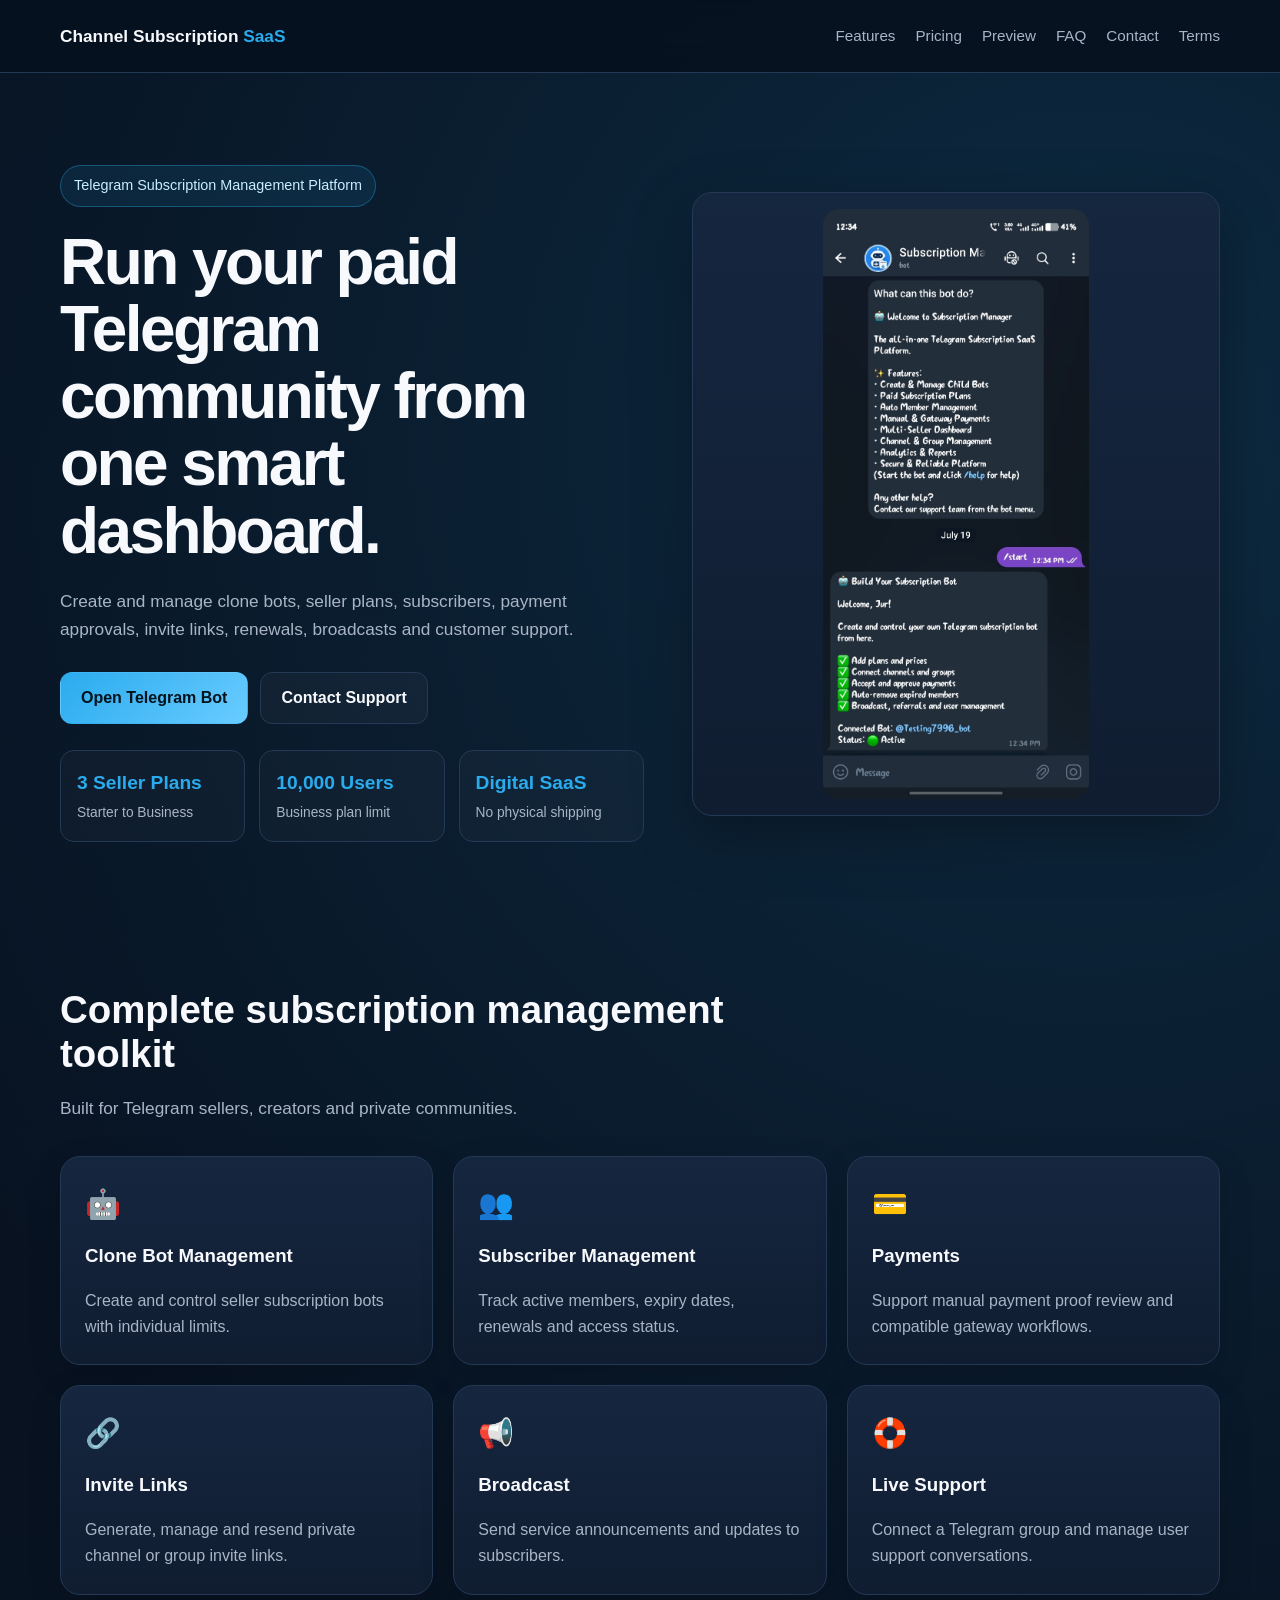
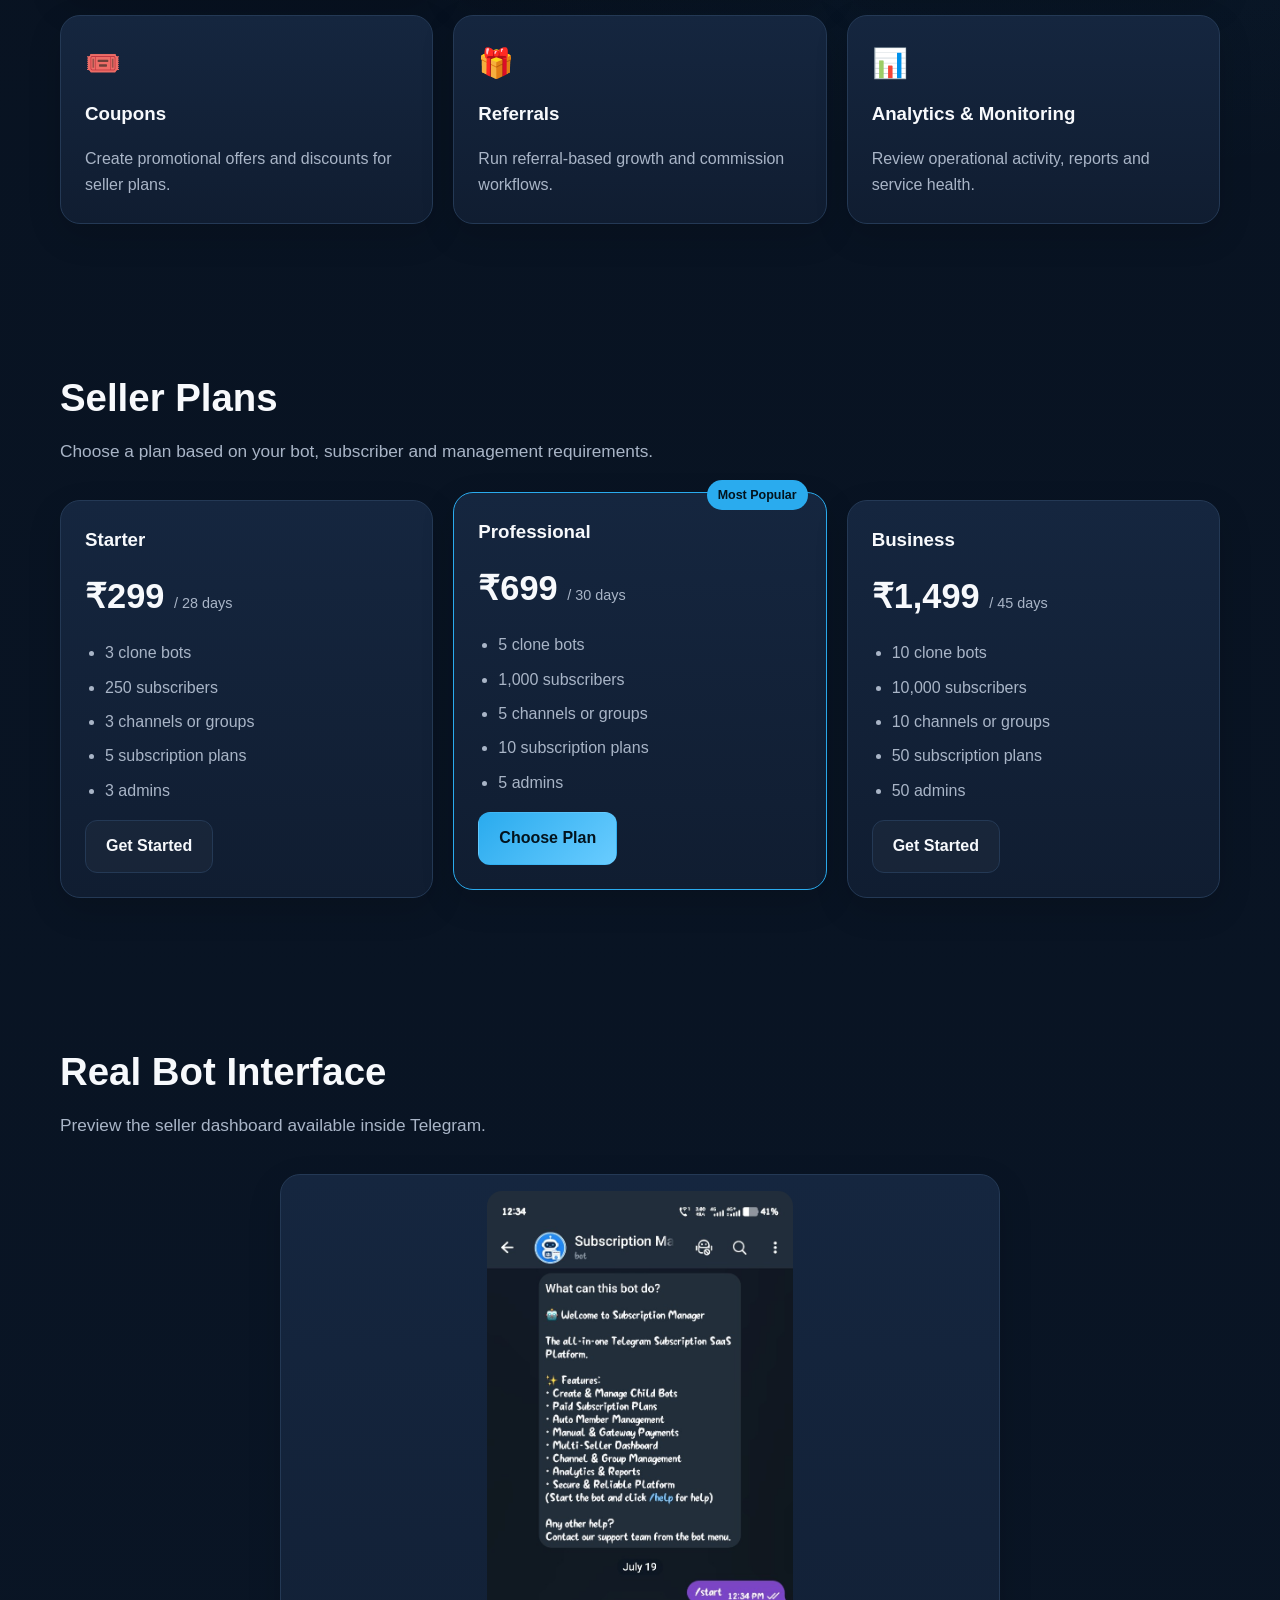
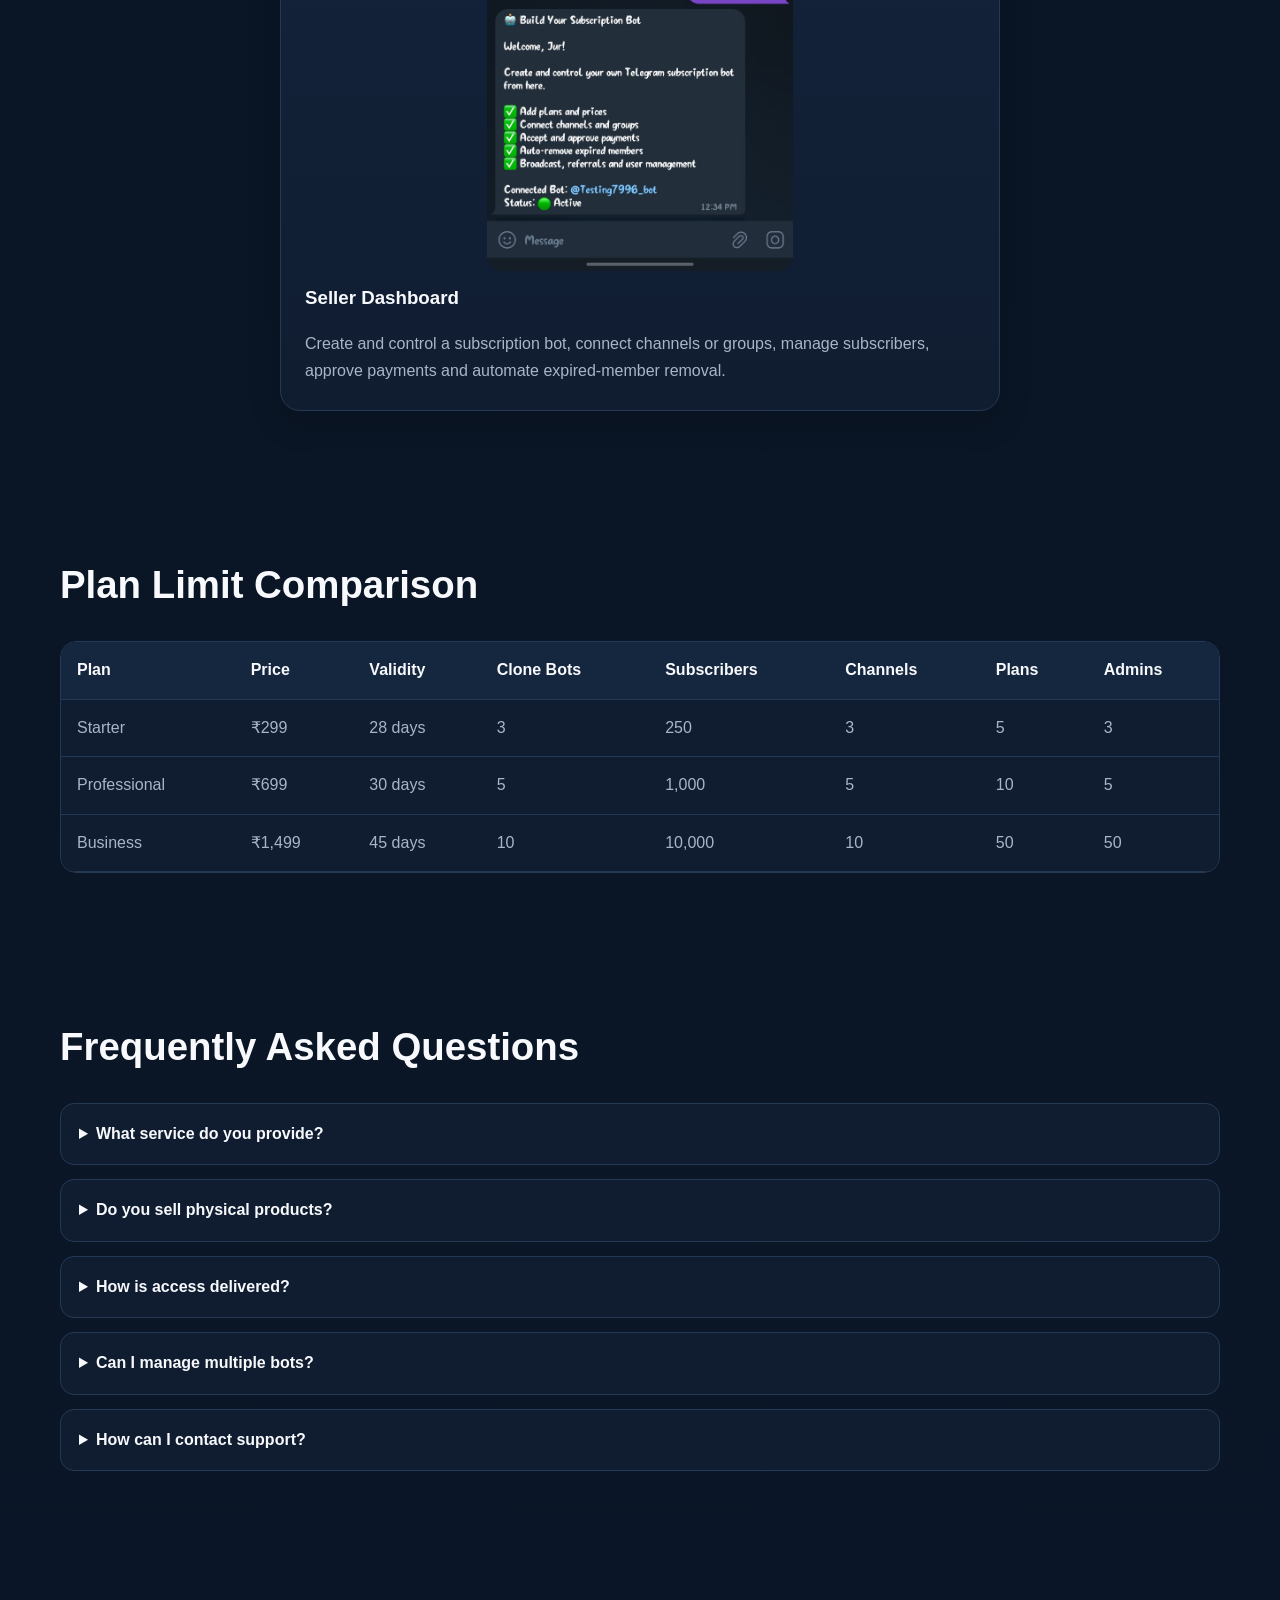
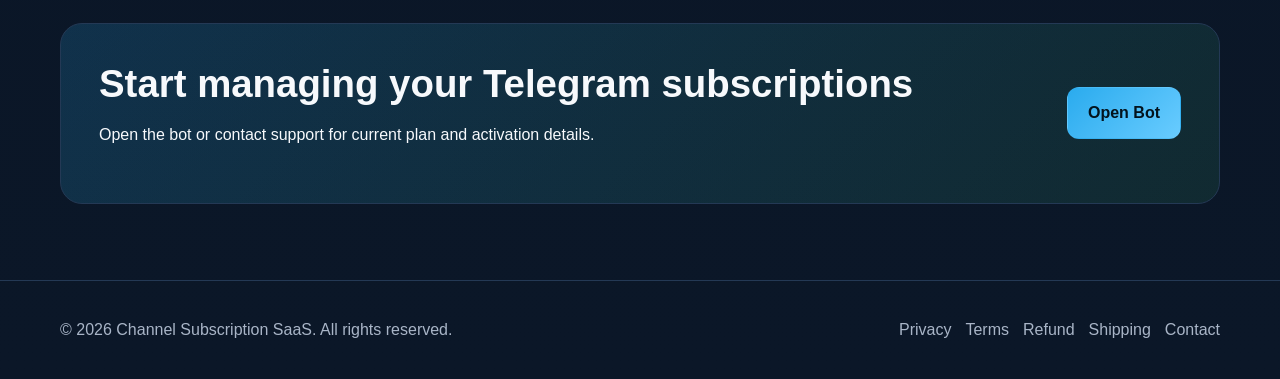
<file: index.html>
<!doctype html>
<html lang="en"><head><meta charset="utf-8"><meta name="viewport" content="width=device-width,initial-scale=1">
<meta name="description" content="Telegram subscription management SaaS for sellers, creators and private communities.">
<title>Channel Subscription SaaS</title><link rel="stylesheet" href="style.css"></head><body>

<header class="nav"><div class="container nav-inner">
<a class="brand" href="index.html">Channel Subscription <span>SaaS</span></a>
<button class="menu-btn" aria-label="Open menu">☰</button>
<nav class="nav-links">
<a href="index.html#features">Features</a><a href="index.html#pricing">Pricing</a>
<a href="index.html#preview">Preview</a><a href="index.html#faq">FAQ</a>
<a href="contact.html">Contact</a><a href="terms.html">Terms</a>
</nav></div></header>

<main>
<section class="hero"><div class="container hero-grid">
<div><span class="badge">Telegram Subscription Management Platform</span>
<h1>Run your paid Telegram community from one smart dashboard.</h1>
<p>Create and manage clone bots, seller plans, subscribers, payment approvals, invite links, renewals, broadcasts and customer support.</p>
<div class="actions"><a class="btn btn-primary" href="https://t.me/Subscripti0n_Manage_bot" target="_blank" rel="noopener">Open Telegram Bot</a>
<a class="btn btn-outline" href="https://t.me/Sanahan123" target="_blank" rel="noopener">Contact Support</a></div>
<div class="stats"><div class="stat"><strong>3 Seller Plans</strong><span>Starter to Business</span></div><div class="stat"><strong>10,000 Users</strong><span>Business plan limit</span></div><div class="stat"><strong>Digital SaaS</strong><span>No physical shipping</span></div></div>
</div>
<div class="mockup"><img src="assets/bot-dashboard.jpg" alt="Telegram Subscription SaaS bot dashboard"></div>
</div></section>

<section id="features"><div class="container"><div class="section-head"><h2>Complete subscription management toolkit</h2><p>Built for Telegram sellers, creators and private communities.</p></div>
<div class="grid-3">
<article class="card"><div class="icon">🤖</div><h3>Clone Bot Management</h3><p>Create and control seller subscription bots with individual limits.</p></article>
<article class="card"><div class="icon">👥</div><h3>Subscriber Management</h3><p>Track active members, expiry dates, renewals and access status.</p></article>
<article class="card"><div class="icon">💳</div><h3>Payments</h3><p>Support manual payment proof review and compatible gateway workflows.</p></article>
<article class="card"><div class="icon">🔗</div><h3>Invite Links</h3><p>Generate, manage and resend private channel or group invite links.</p></article>
<article class="card"><div class="icon">📢</div><h3>Broadcast</h3><p>Send service announcements and updates to subscribers.</p></article>
<article class="card"><div class="icon">🛟</div><h3>Live Support</h3><p>Connect a Telegram group and manage user support conversations.</p></article>
<article class="card"><div class="icon">🎟️</div><h3>Coupons</h3><p>Create promotional offers and discounts for seller plans.</p></article>
<article class="card"><div class="icon">🎁</div><h3>Referrals</h3><p>Run referral-based growth and commission workflows.</p></article>
<article class="card"><div class="icon">📊</div><h3>Analytics & Monitoring</h3><p>Review operational activity, reports and service health.</p></article>
</div></div></section>

<section id="pricing"><div class="container"><div class="section-head"><h2>Seller Plans</h2><p>Choose a plan based on your bot, subscriber and management requirements.</p></div>
<div class="pricing">
<article class="card price-card"><h3>Starter</h3><div class="price">₹299 <small>/ 28 days</small></div><ul class="feature-list"><li>3 clone bots</li><li>250 subscribers</li><li>3 channels or groups</li><li>5 subscription plans</li><li>3 admins</li></ul><a class="btn btn-outline" href="https://t.me/Subscripti0n_Manage_bot">Get Started</a></article>
<article class="card price-card popular"><h3>Professional</h3><div class="price">₹699 <small>/ 30 days</small></div><ul class="feature-list"><li>5 clone bots</li><li>1,000 subscribers</li><li>5 channels or groups</li><li>10 subscription plans</li><li>5 admins</li></ul><a class="btn btn-primary" href="https://t.me/Subscripti0n_Manage_bot">Choose Plan</a></article>
<article class="card price-card"><h3>Business</h3><div class="price">₹1,499 <small>/ 45 days</small></div><ul class="feature-list"><li>10 clone bots</li><li>10,000 subscribers</li><li>10 channels or groups</li><li>50 subscription plans</li><li>50 admins</li></ul><a class="btn btn-outline" href="https://t.me/Subscripti0n_Manage_bot">Get Started</a></article>
</div></div></section>

<section id="preview">
  <div class="container">
    <div class="section-head">
      <h2>Real Bot Interface</h2>
      <p>Preview the seller dashboard available inside Telegram.</p>
    </div>
    <div class="preview-grid single-preview">
      <article class="card preview-card">
        <img src="assets/bot-dashboard.jpg" alt="Subscription bot welcome and connected bot dashboard">
        <h3>Seller Dashboard</h3>
        <p>Create and control a subscription bot, connect channels or groups, manage subscribers, approve payments and automate expired-member removal.</p>
      </article>
    </div>
  </div>
</section>

<section id="comparison"><div class="container"><div class="section-head"><h2>Plan Limit Comparison</h2></div>
<div class="table-wrap"><table><thead><tr><th>Plan</th><th>Price</th><th>Validity</th><th>Clone Bots</th><th>Subscribers</th><th>Channels</th><th>Plans</th><th>Admins</th></tr></thead>
<tbody><tr><td>Starter</td><td>₹299</td><td>28 days</td><td>3</td><td>250</td><td>3</td><td>5</td><td>3</td></tr>
<tr><td>Professional</td><td>₹699</td><td>30 days</td><td>5</td><td>1,000</td><td>5</td><td>10</td><td>5</td></tr>
<tr><td>Business</td><td>₹1,499</td><td>45 days</td><td>10</td><td>10,000</td><td>10</td><td>50</td><td>50</td></tr></tbody></table></div>
</div></section>

<section id="faq"><div class="container"><div class="section-head"><h2>Frequently Asked Questions</h2></div><div class="faq">
<details><summary>What service do you provide?</summary><p>We provide a digital Telegram subscription-management SaaS for sellers and private communities.</p></details>
<details><summary>Do you sell physical products?</summary><p>No. This is a fully digital software service, so no physical shipping is involved.</p></details>
<details><summary>How is access delivered?</summary><p>Access and plan controls are delivered through the Telegram bot after successful activation.</p></details>
<details><summary>Can I manage multiple bots?</summary><p>Yes. The available number of clone bots depends on the selected seller plan.</p></details>
<details><summary>How can I contact support?</summary><p>Contact @Sanahan123 on Telegram or email ehihaha456@gmail.com.</p></details>
</div></div></section>

<section><div class="container"><div class="cta"><div><h2>Start managing your Telegram subscriptions</h2><p>Open the bot or contact support for current plan and activation details.</p></div>
<a class="btn btn-primary" href="https://t.me/Subscripti0n_Manage_bot" target="_blank" rel="noopener">Open Bot</a></div></div></section>
</main>
<footer><div class="container footer-grid">
<div>© <span id="year"></span> Channel Subscription SaaS. All rights reserved.</div>
<div class="footer-links"><a href="privacy-policy.html">Privacy</a><a href="terms.html">Terms</a><a href="refund-policy.html">Refund</a><a href="shipping-policy.html">Shipping</a><a href="contact.html">Contact</a></div>
</div></footer><script src="script.js"></script>
</body></html>
</file>
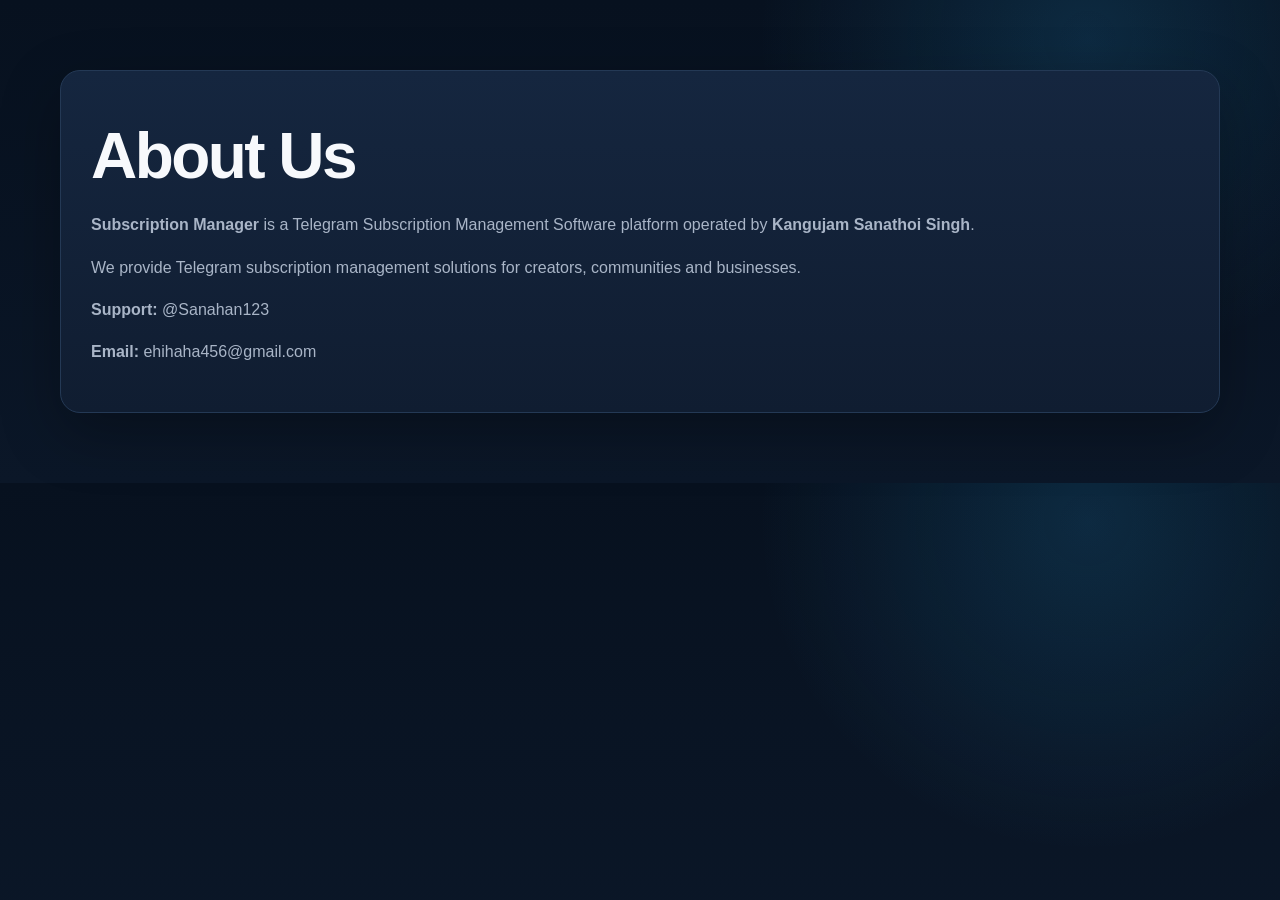
<file: about.html>
<!DOCTYPE html><html><head><meta charset="utf-8"><meta name="viewport" content="width=device-width,initial-scale=1">
<link rel="stylesheet" href="style.css"><title>About Us</title></head><body>
<div class="container policy-page">
<div class="policy-box">
<h1>About Us</h1>
<p><strong>Subscription Manager</strong> is a Telegram Subscription Management Software platform operated by <strong>Kangujam Sanathoi Singh</strong>.</p>
<p>We provide Telegram subscription management solutions for creators, communities and businesses.</p>
<p><strong>Support:</strong> @Sanahan123</p>
<p><strong>Email:</strong> ehihaha456@gmail.com</p>
</div></div></body></html>
</file>
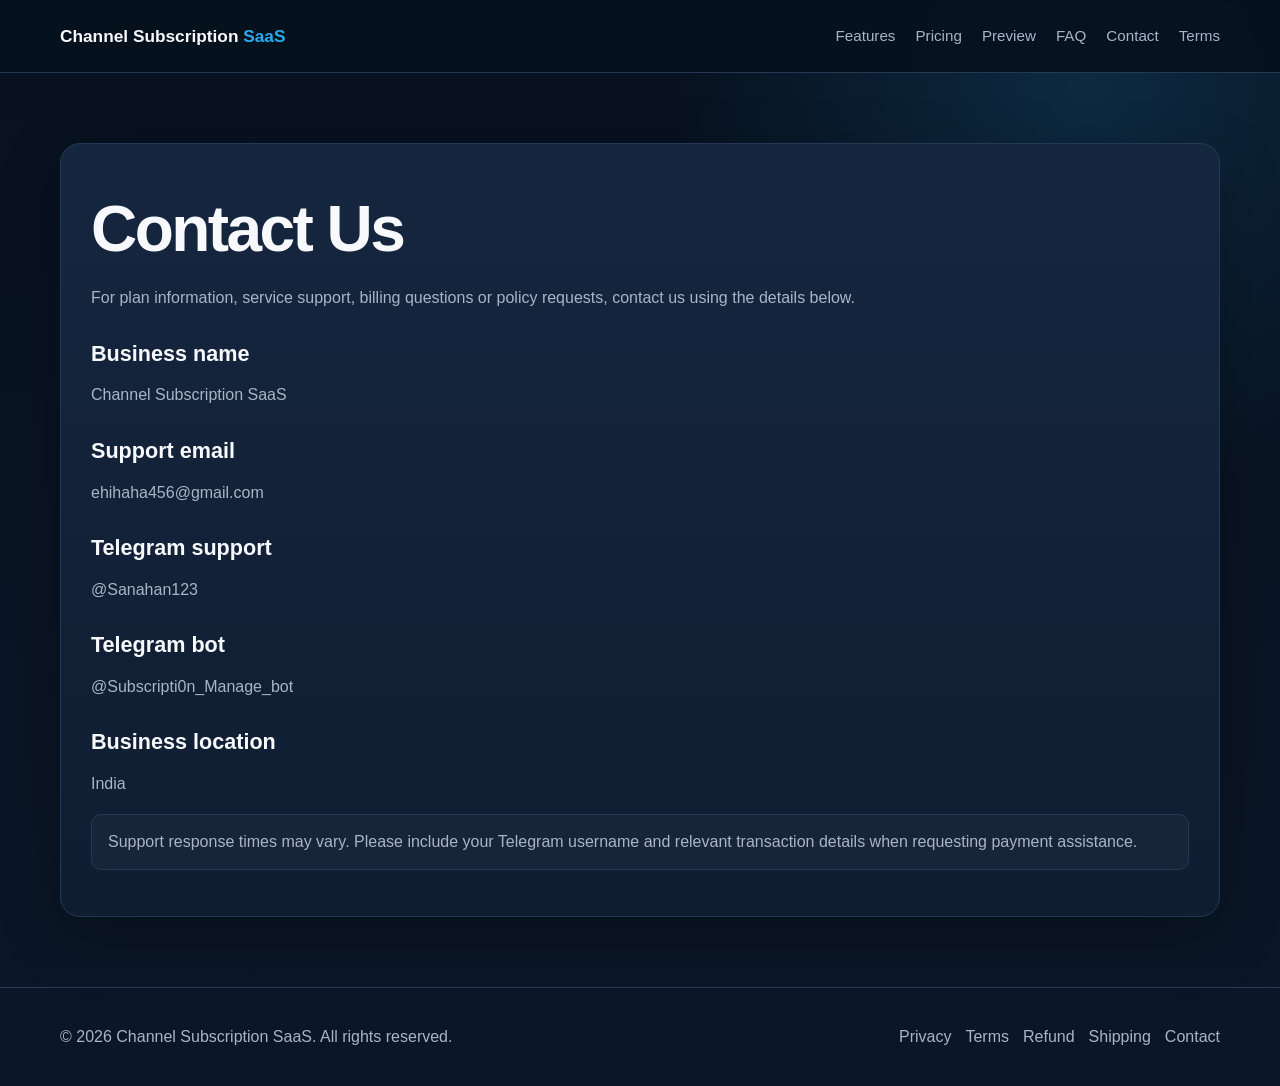
<file: contact.html>
<!doctype html>
<html lang="en">
<head>
  <meta charset="utf-8">
  <meta name="viewport" content="width=device-width,initial-scale=1">
  <title>Contact Us | Channel Subscription SaaS</title>
  <link rel="stylesheet" href="style.css">
</head>
<body>


<header class="nav"><div class="container nav-inner">
<a class="brand" href="index.html">Channel Subscription <span>SaaS</span></a>
<button class="menu-btn" aria-label="Open menu">☰</button>
<nav class="nav-links">
<a href="index.html#features">Features</a><a href="index.html#pricing">Pricing</a>
<a href="index.html#preview">Preview</a><a href="index.html#faq">FAQ</a>
<a href="contact.html">Contact</a><a href="terms.html">Terms</a>
</nav></div></header>


<main class="policy-page">
  <div class="container">
    <div class="policy-box">
      <h1>Contact Us</h1>
      <p>For plan information, service support, billing questions or policy requests, contact us using the details below.</p>
      <h2>Business name</h2>
      <p>Channel Subscription SaaS</p>
      <h2>Support email</h2>
      <p><a href="mailto:ehihaha456@gmail.com">ehihaha456@gmail.com</a></p>
      <h2>Telegram support</h2>
      <p><a href="https://t.me/Sanahan123" target="_blank" rel="noopener">@Sanahan123</a></p>
      <h2>Telegram bot</h2>
      <p><a href="https://t.me/Subscripti0n_Manage_bot" target="_blank" rel="noopener">@Subscripti0n_Manage_bot</a></p>
      <h2>Business location</h2>
      <p>India</p>
      <p class="notice">Support response times may vary. Please include your Telegram username and relevant transaction details when requesting payment assistance.</p>
    </div>
  </div>
</main>


<footer><div class="container footer-grid">
<div>© <span id="year"></span> Channel Subscription SaaS. All rights reserved.</div>
<div class="footer-links"><a href="privacy-policy.html">Privacy</a><a href="terms.html">Terms</a><a href="refund-policy.html">Refund</a><a href="shipping-policy.html">Shipping</a><a href="contact.html">Contact</a></div>
</div></footer><script src="script.js"></script>

</body>
</html>
</file>
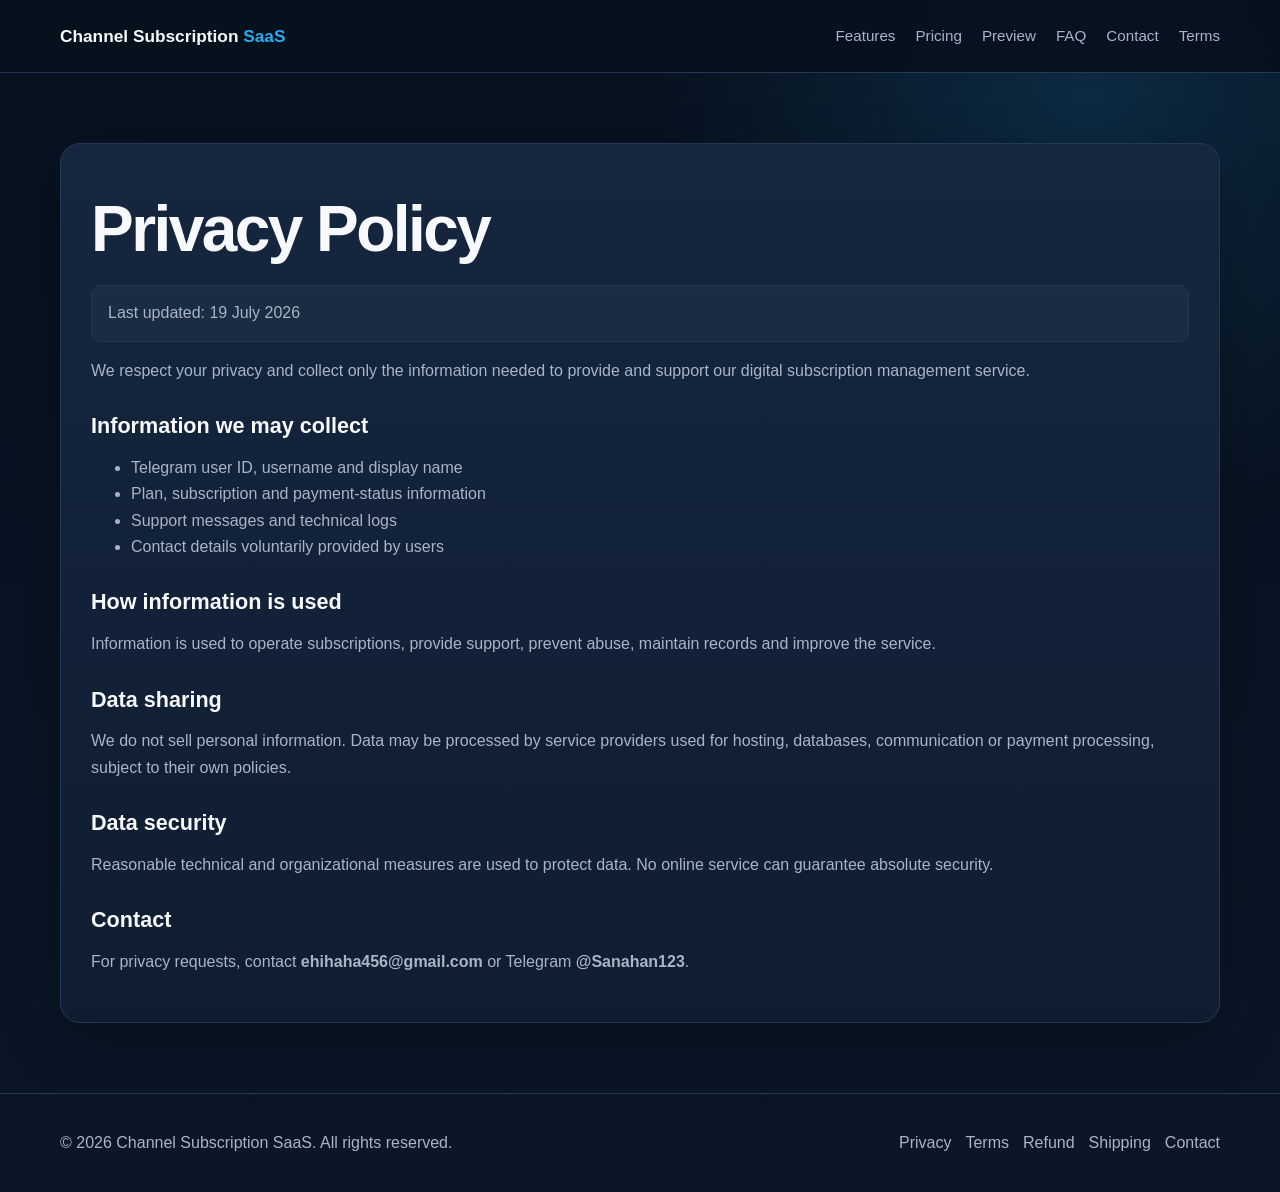
<file: privacy-policy.html>
<!doctype html>
<html lang="en">
<head>
  <meta charset="utf-8">
  <meta name="viewport" content="width=device-width,initial-scale=1">
  <title>Privacy Policy | Channel Subscription SaaS</title>
  <link rel="stylesheet" href="style.css">
</head>
<body>


<header class="nav"><div class="container nav-inner">
<a class="brand" href="index.html">Channel Subscription <span>SaaS</span></a>
<button class="menu-btn" aria-label="Open menu">☰</button>
<nav class="nav-links">
<a href="index.html#features">Features</a><a href="index.html#pricing">Pricing</a>
<a href="index.html#preview">Preview</a><a href="index.html#faq">FAQ</a>
<a href="contact.html">Contact</a><a href="terms.html">Terms</a>
</nav></div></header>


<main class="policy-page">
  <div class="container">
    <div class="policy-box">
      <h1>Privacy Policy</h1>
      <p class="notice">Last updated: 19 July 2026</p>

<p>We respect your privacy and collect only the information needed to provide and support our digital subscription management service.</p>
<h2>Information we may collect</h2>
<ul><li>Telegram user ID, username and display name</li><li>Plan, subscription and payment-status information</li><li>Support messages and technical logs</li><li>Contact details voluntarily provided by users</li></ul>
<h2>How information is used</h2>
<p>Information is used to operate subscriptions, provide support, prevent abuse, maintain records and improve the service.</p>
<h2>Data sharing</h2>
<p>We do not sell personal information. Data may be processed by service providers used for hosting, databases, communication or payment processing, subject to their own policies.</p>
<h2>Data security</h2>
<p>Reasonable technical and organizational measures are used to protect data. No online service can guarantee absolute security.</p>
<h2>Contact</h2>
<p>For privacy requests, contact <strong>ehihaha456@gmail.com</strong> or Telegram <strong>@Sanahan123</strong>.</p>

    </div>
  </div>
</main>


<footer><div class="container footer-grid">
<div>© <span id="year"></span> Channel Subscription SaaS. All rights reserved.</div>
<div class="footer-links"><a href="privacy-policy.html">Privacy</a><a href="terms.html">Terms</a><a href="refund-policy.html">Refund</a><a href="shipping-policy.html">Shipping</a><a href="contact.html">Contact</a></div>
</div></footer><script src="script.js"></script>

</body>
</html>
</file>
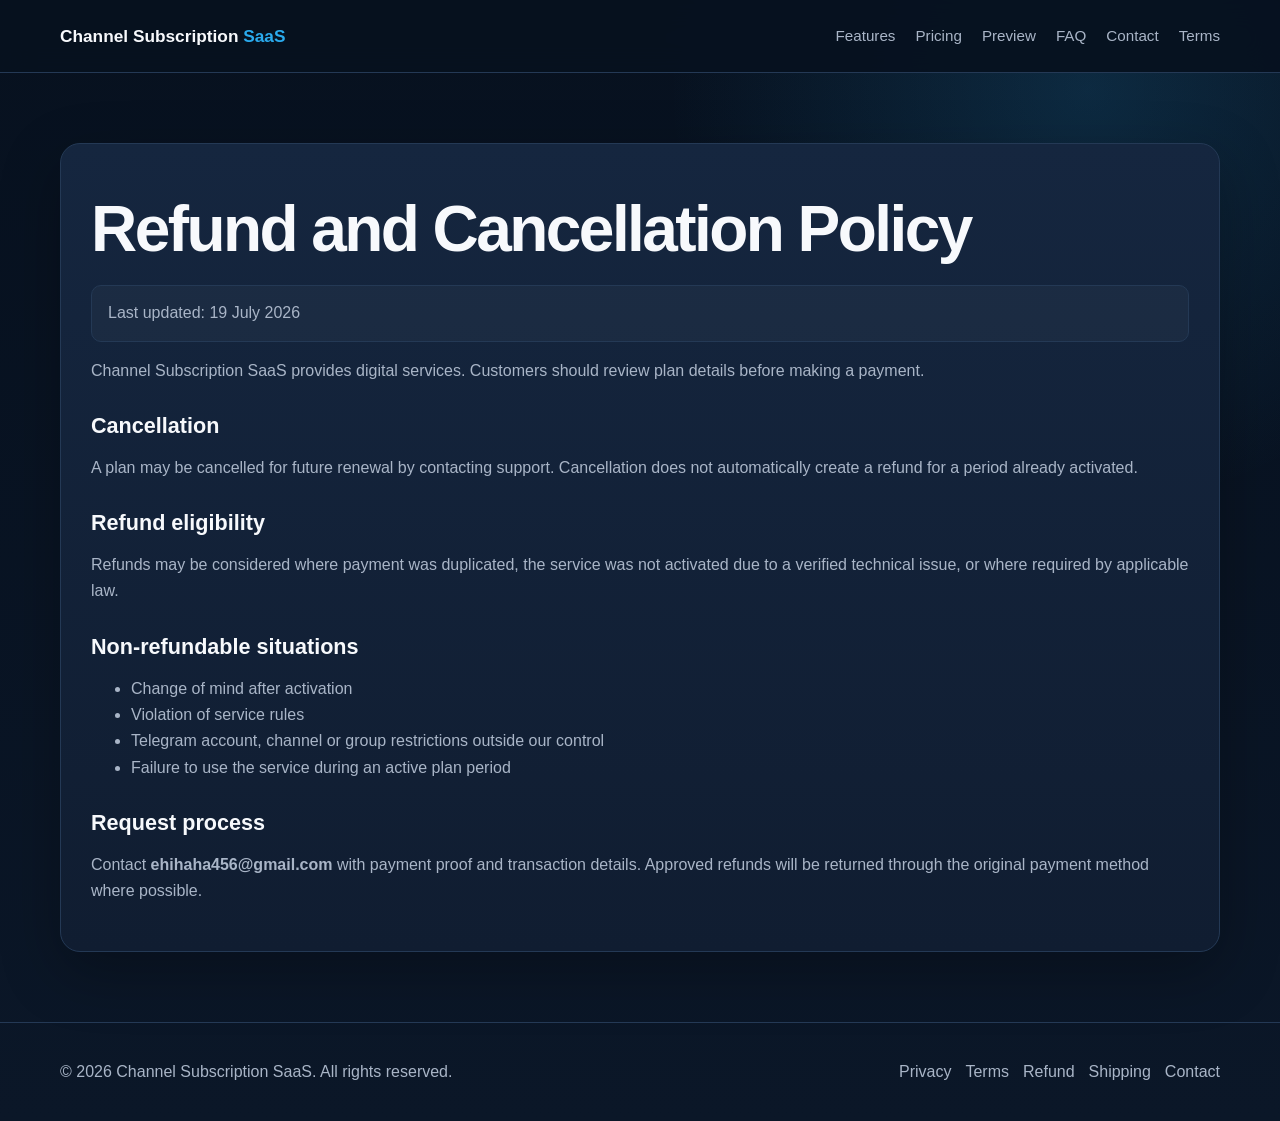
<file: refund-policy.html>
<!doctype html>
<html lang="en">
<head>
  <meta charset="utf-8">
  <meta name="viewport" content="width=device-width,initial-scale=1">
  <title>Refund and Cancellation Policy | Channel Subscription SaaS</title>
  <link rel="stylesheet" href="style.css">
</head>
<body>


<header class="nav"><div class="container nav-inner">
<a class="brand" href="index.html">Channel Subscription <span>SaaS</span></a>
<button class="menu-btn" aria-label="Open menu">☰</button>
<nav class="nav-links">
<a href="index.html#features">Features</a><a href="index.html#pricing">Pricing</a>
<a href="index.html#preview">Preview</a><a href="index.html#faq">FAQ</a>
<a href="contact.html">Contact</a><a href="terms.html">Terms</a>
</nav></div></header>


<main class="policy-page">
  <div class="container">
    <div class="policy-box">
      <h1>Refund and Cancellation Policy</h1>
      <p class="notice">Last updated: 19 July 2026</p>

<p>Channel Subscription SaaS provides digital services. Customers should review plan details before making a payment.</p>
<h2>Cancellation</h2>
<p>A plan may be cancelled for future renewal by contacting support. Cancellation does not automatically create a refund for a period already activated.</p>
<h2>Refund eligibility</h2>
<p>Refunds may be considered where payment was duplicated, the service was not activated due to a verified technical issue, or where required by applicable law.</p>
<h2>Non-refundable situations</h2>
<ul><li>Change of mind after activation</li><li>Violation of service rules</li><li>Telegram account, channel or group restrictions outside our control</li><li>Failure to use the service during an active plan period</li></ul>
<h2>Request process</h2>
<p>Contact <strong>ehihaha456@gmail.com</strong> with payment proof and transaction details. Approved refunds will be returned through the original payment method where possible.</p>

    </div>
  </div>
</main>


<footer><div class="container footer-grid">
<div>© <span id="year"></span> Channel Subscription SaaS. All rights reserved.</div>
<div class="footer-links"><a href="privacy-policy.html">Privacy</a><a href="terms.html">Terms</a><a href="refund-policy.html">Refund</a><a href="shipping-policy.html">Shipping</a><a href="contact.html">Contact</a></div>
</div></footer><script src="script.js"></script>

</body>
</html>
</file>
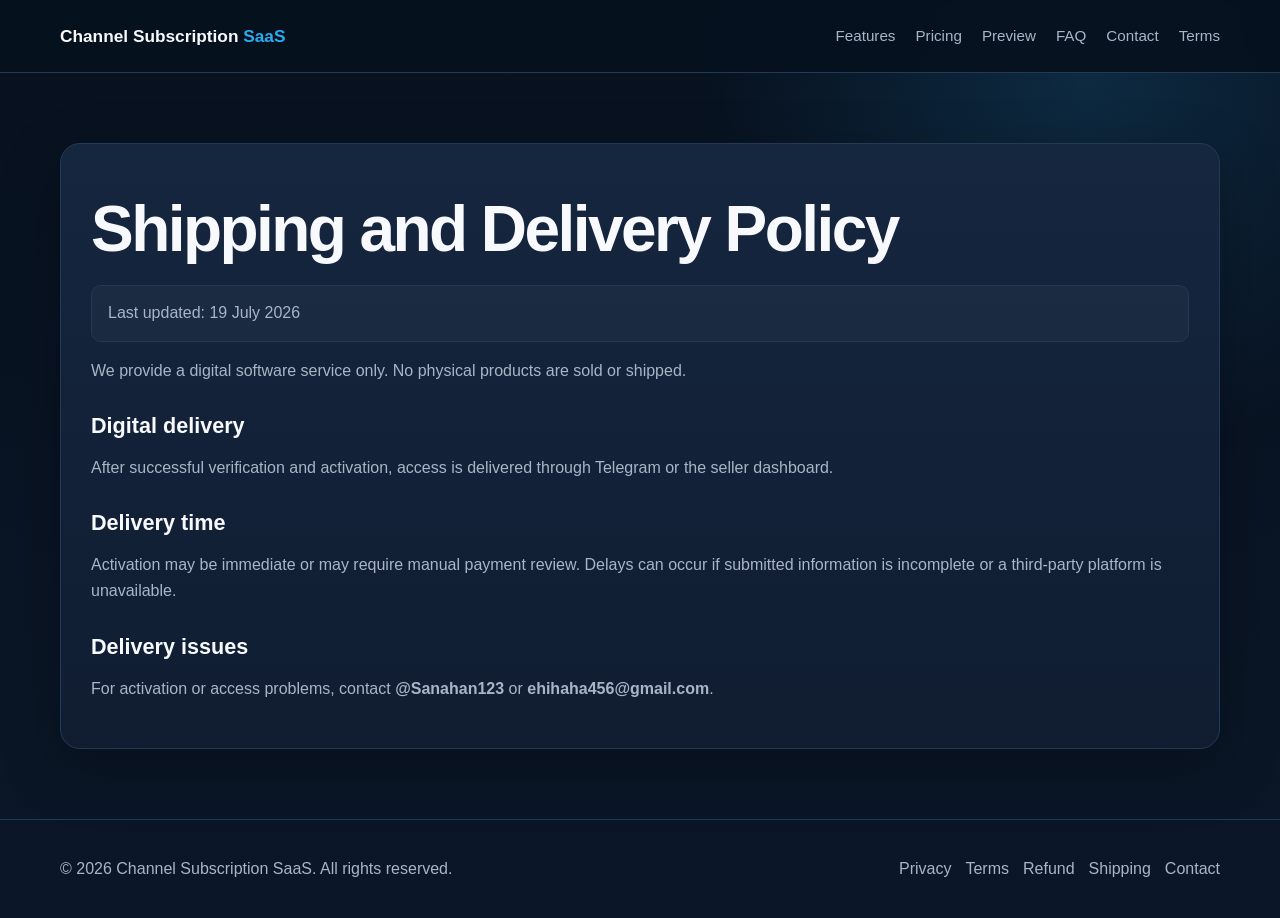
<file: shipping-policy.html>
<!doctype html>
<html lang="en">
<head>
  <meta charset="utf-8">
  <meta name="viewport" content="width=device-width,initial-scale=1">
  <title>Shipping and Delivery Policy | Channel Subscription SaaS</title>
  <link rel="stylesheet" href="style.css">
</head>
<body>


<header class="nav"><div class="container nav-inner">
<a class="brand" href="index.html">Channel Subscription <span>SaaS</span></a>
<button class="menu-btn" aria-label="Open menu">☰</button>
<nav class="nav-links">
<a href="index.html#features">Features</a><a href="index.html#pricing">Pricing</a>
<a href="index.html#preview">Preview</a><a href="index.html#faq">FAQ</a>
<a href="contact.html">Contact</a><a href="terms.html">Terms</a>
</nav></div></header>


<main class="policy-page">
  <div class="container">
    <div class="policy-box">
      <h1>Shipping and Delivery Policy</h1>
      <p class="notice">Last updated: 19 July 2026</p>

<p>We provide a digital software service only. No physical products are sold or shipped.</p>
<h2>Digital delivery</h2>
<p>After successful verification and activation, access is delivered through Telegram or the seller dashboard.</p>
<h2>Delivery time</h2>
<p>Activation may be immediate or may require manual payment review. Delays can occur if submitted information is incomplete or a third-party platform is unavailable.</p>
<h2>Delivery issues</h2>
<p>For activation or access problems, contact <strong>@Sanahan123</strong> or <strong>ehihaha456@gmail.com</strong>.</p>

    </div>
  </div>
</main>


<footer><div class="container footer-grid">
<div>© <span id="year"></span> Channel Subscription SaaS. All rights reserved.</div>
<div class="footer-links"><a href="privacy-policy.html">Privacy</a><a href="terms.html">Terms</a><a href="refund-policy.html">Refund</a><a href="shipping-policy.html">Shipping</a><a href="contact.html">Contact</a></div>
</div></footer><script src="script.js"></script>

</body>
</html>
</file>
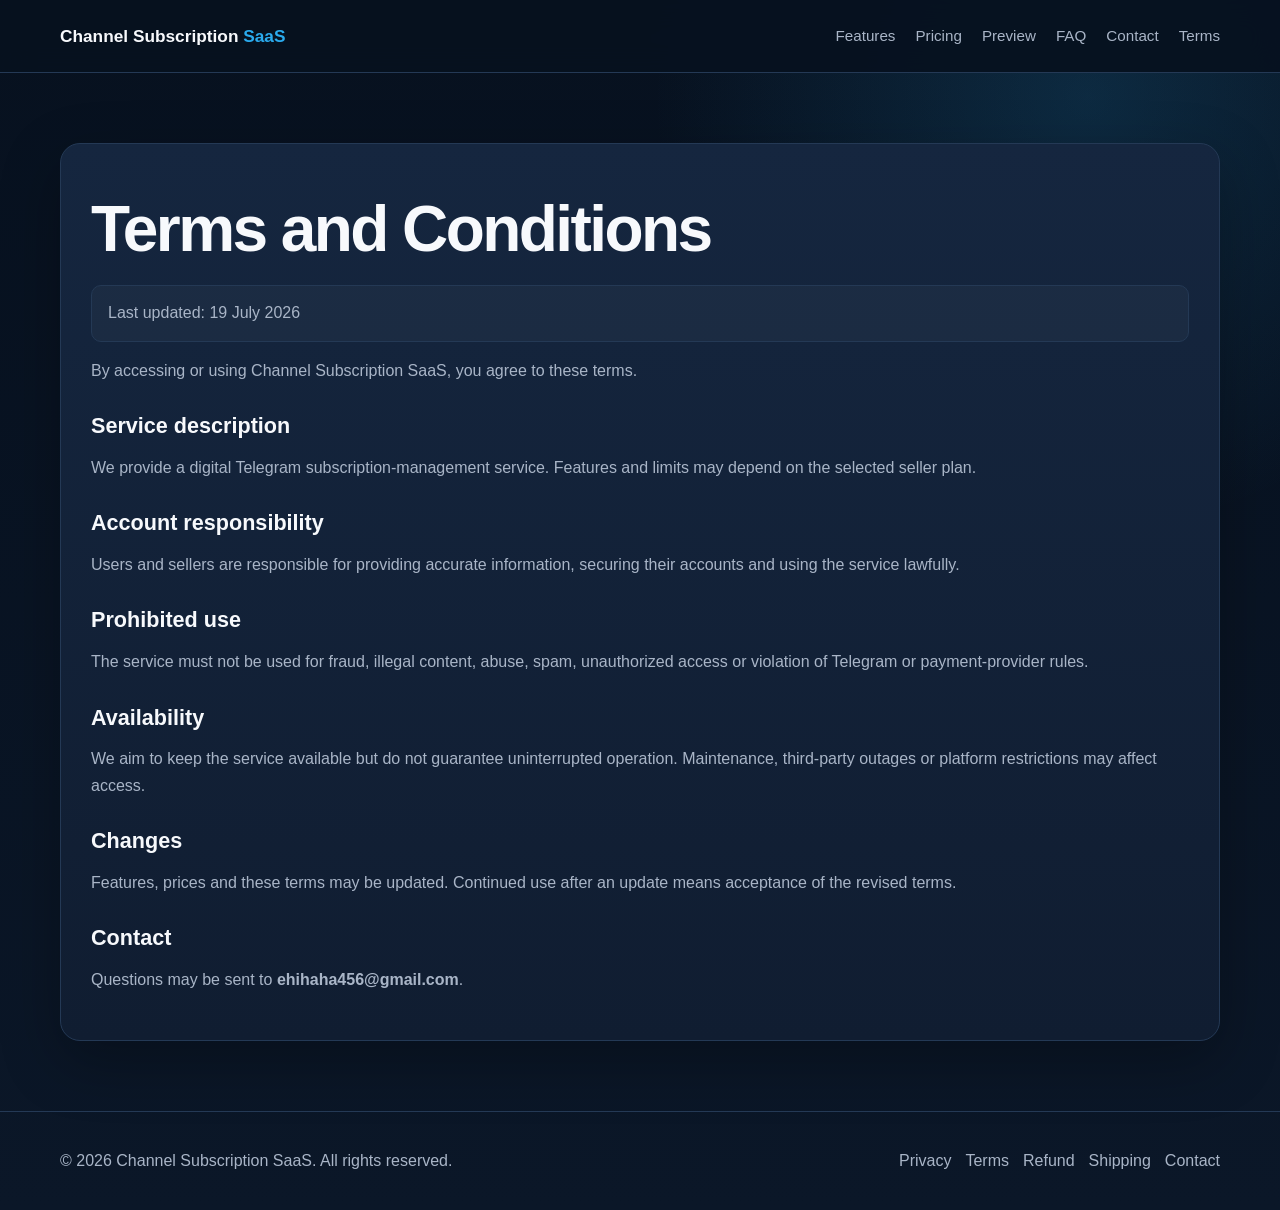
<file: terms.html>
<!doctype html>
<html lang="en">
<head>
  <meta charset="utf-8">
  <meta name="viewport" content="width=device-width,initial-scale=1">
  <title>Terms and Conditions | Channel Subscription SaaS</title>
  <link rel="stylesheet" href="style.css">
</head>
<body>


<header class="nav"><div class="container nav-inner">
<a class="brand" href="index.html">Channel Subscription <span>SaaS</span></a>
<button class="menu-btn" aria-label="Open menu">☰</button>
<nav class="nav-links">
<a href="index.html#features">Features</a><a href="index.html#pricing">Pricing</a>
<a href="index.html#preview">Preview</a><a href="index.html#faq">FAQ</a>
<a href="contact.html">Contact</a><a href="terms.html">Terms</a>
</nav></div></header>


<main class="policy-page">
  <div class="container">
    <div class="policy-box">
      <h1>Terms and Conditions</h1>
      <p class="notice">Last updated: 19 July 2026</p>

<p>By accessing or using Channel Subscription SaaS, you agree to these terms.</p>
<h2>Service description</h2>
<p>We provide a digital Telegram subscription-management service. Features and limits may depend on the selected seller plan.</p>
<h2>Account responsibility</h2>
<p>Users and sellers are responsible for providing accurate information, securing their accounts and using the service lawfully.</p>
<h2>Prohibited use</h2>
<p>The service must not be used for fraud, illegal content, abuse, spam, unauthorized access or violation of Telegram or payment-provider rules.</p>
<h2>Availability</h2>
<p>We aim to keep the service available but do not guarantee uninterrupted operation. Maintenance, third-party outages or platform restrictions may affect access.</p>
<h2>Changes</h2>
<p>Features, prices and these terms may be updated. Continued use after an update means acceptance of the revised terms.</p>
<h2>Contact</h2>
<p>Questions may be sent to <strong>ehihaha456@gmail.com</strong>.</p>

    </div>
  </div>
</main>


<footer><div class="container footer-grid">
<div>© <span id="year"></span> Channel Subscription SaaS. All rights reserved.</div>
<div class="footer-links"><a href="privacy-policy.html">Privacy</a><a href="terms.html">Terms</a><a href="refund-policy.html">Refund</a><a href="shipping-policy.html">Shipping</a><a href="contact.html">Contact</a></div>
</div></footer><script src="script.js"></script>

</body>
</html>
</file>
<file: style.css>
:root{
  --bg:#07111f;--bg2:#0b1728;--panel:#101d31;--panel2:#15263f;
  --text:#f7f9fc;--muted:#a9b5c7;--primary:#2aabee;--primary2:#69ccff;
  --success:#45d483;--border:#243955;--shadow:0 20px 60px rgba(0,0,0,.28)
}
*{box-sizing:border-box}
html{scroll-behavior:smooth}
body{
  margin:0;font-family:Arial,Helvetica,sans-serif;color:var(--text);line-height:1.65;
  background:radial-gradient(circle at 85% 8%,rgba(42,171,238,.16),transparent 28%),
  linear-gradient(180deg,var(--bg),var(--bg2))
}
a{text-decoration:none;color:inherit} img{max-width:100%;display:block}
.container{width:min(1160px,92%);margin:auto}
.nav{position:sticky;top:0;z-index:30;background:rgba(7,17,31,.94);border-bottom:1px solid var(--border);backdrop-filter:blur(14px)}
.nav-inner{min-height:72px;display:flex;align-items:center;justify-content:space-between;gap:20px}
.brand{font-weight:900;font-size:1.08rem}.brand span{color:var(--primary)}
.nav-links{display:flex;gap:20px;align-items:center}.nav-links a{color:var(--muted);font-size:.95rem}.nav-links a:hover{color:#fff}
.menu-btn{display:none;background:none;border:0;color:#fff;font-size:1.6rem}
.hero{padding:92px 0 70px}.hero-grid{display:grid;grid-template-columns:1.05fr .95fr;gap:48px;align-items:center}
.badge{display:inline-flex;padding:8px 13px;border-radius:999px;border:1px solid rgba(42,171,238,.35);background:rgba(42,171,238,.10);color:#c8eeff;font-size:.9rem}
h1{font-size:clamp(2.6rem,5vw,4.65rem);line-height:1.05;margin:22px 0;letter-spacing:-.04em}
h2{font-size:clamp(1.8rem,3vw,2.7rem);line-height:1.15;margin:0 0 14px}
h3{margin:0 0 10px}.hero p,.section-head p{font-size:1.08rem;color:var(--muted)}
.actions{display:flex;gap:12px;flex-wrap:wrap;margin-top:28px}
.btn{display:inline-flex;align-items:center;justify-content:center;min-height:48px;padding:12px 20px;border-radius:12px;font-weight:800;border:1px solid transparent}
.btn-primary{background:linear-gradient(135deg,var(--primary),var(--primary2));color:#03131d}.btn-outline{border-color:var(--border);background:rgba(255,255,255,.03)}
.mockup,.card,.policy-box{background:linear-gradient(180deg,var(--panel2),var(--panel));border:1px solid var(--border);border-radius:20px;box-shadow:var(--shadow)}
.mockup{padding:16px}.mockup img{border-radius:16px;max-height:590px;margin:auto;object-fit:cover;object-position:top}
.stats{display:grid;grid-template-columns:repeat(3,1fr);gap:14px;margin-top:26px}
.stat{padding:16px;border:1px solid var(--border);border-radius:14px;background:rgba(255,255,255,.025)}
.stat strong{display:block;font-size:1.2rem;color:var(--primary)}.stat span{font-size:.86rem;color:var(--muted)}
section{padding:76px 0}.section-head{max-width:760px;margin-bottom:34px}
.grid-3{display:grid;grid-template-columns:repeat(3,1fr);gap:20px}.card{padding:24px;box-shadow:0 12px 34px rgba(0,0,0,.14)}
.card p{color:var(--muted);margin-bottom:0}.icon{font-size:1.8rem;margin-bottom:12px}
.pricing{display:grid;grid-template-columns:repeat(3,1fr);gap:20px}.price-card{position:relative}
.price{font-size:2.15rem;font-weight:900;margin:12px 0}.price small{font-size:.9rem;color:var(--muted);font-weight:500}
.feature-list{padding-left:20px;color:var(--muted)}.feature-list li{margin:8px 0}
.popular{border-color:var(--primary);transform:translateY(-8px)}.popular:before{content:"Most Popular";position:absolute;top:-13px;right:18px;background:var(--primary);color:#03131d;padding:5px 11px;border-radius:999px;font-size:.78rem;font-weight:900}
.preview-grid{display:grid;grid-template-columns:1fr 1fr;gap:24px}
.preview-card{padding:16px}.preview-card img{border-radius:15px;max-height:680px;margin:auto;object-fit:cover;object-position:top}
.preview-card h3{padding:12px 8px 2px}.preview-card p{padding:0 8px 10px}
.table-wrap{overflow:auto;border:1px solid var(--border);border-radius:16px}
table{width:100%;border-collapse:collapse;min-width:760px;background:var(--panel)}
th,td{padding:15px 16px;border-bottom:1px solid var(--border);text-align:left}th{background:var(--panel2)}td{color:var(--muted)}
.faq{display:grid;gap:14px}details{border:1px solid var(--border);border-radius:14px;background:var(--panel);padding:17px 18px}
summary{font-weight:800;cursor:pointer}details p{color:var(--muted)}
.cta{padding:38px;border-radius:22px;background:linear-gradient(135deg,rgba(42,171,238,.18),rgba(69,212,131,.10));border:1px solid var(--border);display:flex;align-items:center;justify-content:space-between;gap:20px}
.policy-page{padding:70px 0}.policy-box{padding:30px}.policy-box h2{margin-top:30px;font-size:1.35rem}.policy-box p,.policy-box li{color:var(--muted)}
.notice{padding:14px 16px;border-radius:10px;border:1px solid var(--border);background:rgba(255,255,255,.03);color:var(--muted)}
footer{border-top:1px solid var(--border);padding:36px 0;color:var(--muted)}.footer-grid{display:flex;justify-content:space-between;gap:20px;flex-wrap:wrap}.footer-links{display:flex;gap:14px;flex-wrap:wrap}
@media(max-width:900px){.hero-grid,.grid-3,.pricing,.preview-grid{grid-template-columns:1fr 1fr}.nav-links{display:none;position:absolute;top:72px;left:0;right:0;background:#07111f;padding:20px;flex-direction:column;align-items:flex-start;border-bottom:1px solid var(--border)}.nav-links.open{display:flex}.menu-btn{display:block}}
@media(max-width:640px){.hero-grid,.grid-3,.pricing,.preview-grid,.stats{grid-template-columns:1fr}.hero{padding-top:62px}h1{font-size:2.45rem}.popular{transform:none}.cta{flex-direction:column;align-items:flex-start}}

.single-preview{
  grid-template-columns:minmax(0,720px);
  justify-content:center;
}
</file>
